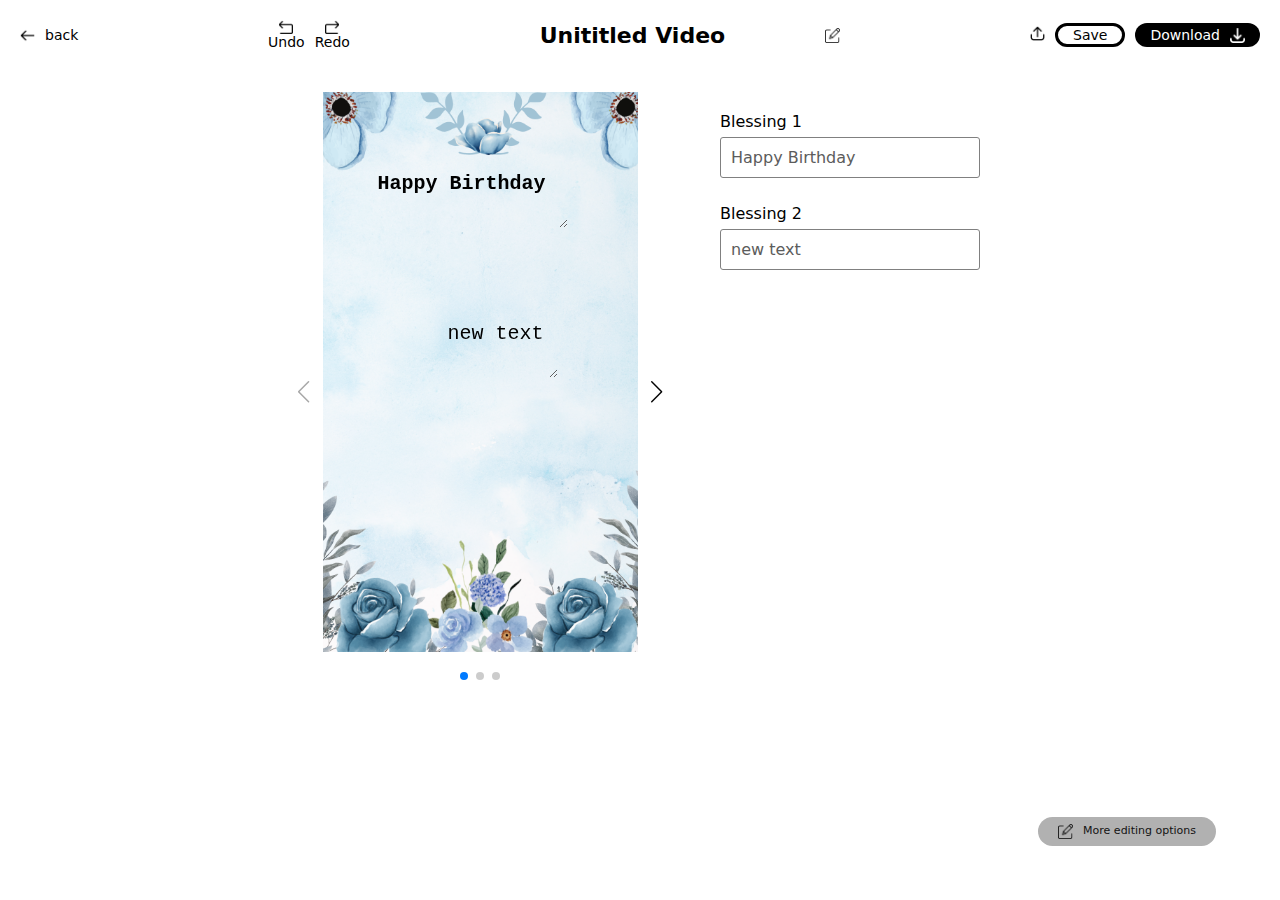
<file: index.html>
<!DOCTYPE html>
<html lang="en">
	<head>
		<meta charset="UTF-8" />
		<meta name="viewport" content="width=device-width, initial-scale=1.0" />

		<!-- Styel sheets -->
		<link rel="stylesheet" href="style.css" />
		<link rel="stylesheet" href="navbar.css" />

		<!-- CDN Links -->
		<link
			rel="stylesheet"
			href="https://cdn.jsdelivr.net/npm/swiper@11/swiper-bundle.min.css" />

		<!-- Title  -->
		<title>Assignment</title>
	</head>
	<body>
		<!--========== Navbar ========== -->
		<div class="nav">
			<div class="nav-container">
				<div class="nav-back-btn">
					<img src="assets/back.png" alt="" />
					<p>back</p>
				</div>
				<div class="undo-redo">
					<div class="nav-undo">
						<img src="assets/redo-alt.png" alt="" />
						<p>Undo</p>
					</div>
					<div class="nav-redo">
						<img src="assets/redo-alt.png" alt="" />
						<p>Redo</p>
					</div>
				</div>

				<div class="nav-title">
					<p>Unititled Video</p>
					<img src="assets/edit.png" alt="" />
				</div>

				<div class="nav-btns">
					<div class="nav-upload">
						<img src="assets/upload.png" alt="" />
					</div>
					<div class="nav-save">
						<p>Save</p>
					</div>
					<div class="nav-download">
						<p>Download</p>
						<img src="assets/downloads.png" alt="" />
					</div>
				</div>
			</div>
		</div>
		<div class="main">
			<div class="editor">
				<div class="swiper">
					<!-- Additional required wrapper -->
					<div class="swiper-wrapper">
						<!-- Slides -->
						<div class="swiper-slide">
							<div class="page" id="page1">
								<div class="text-section text1" name="Blessing 1">
									<textarea name="textbox" class="textbox">Happy Birthday</textarea>
									<div class="drag-handle">
										<img src="assets/all-directions.png" alt="" />
									</div>
								</div>
								<div class="text-section" name="Blessing 2">
									<textarea name="textbox" class="textbox">new text</textarea>
									<div class="drag-handle">
										<img src="assets/all-directions.png" alt="" />
									</div>
								</div>
							</div>
						</div>
						<div class="swiper-slide">
							<div class="page" id="page2">
								<div class="text-section" name="Blessing 1">
									<textarea name="textbox" class="textbox">
This is page 2</textarea
									>
									<div class="drag-handle">
										<img src="assets/all-directions.png" alt="" />
									</div>
								</div>
							</div>
						</div>
						<div class="swiper-slide">
							<div class="page" id="page3">
								<div class="text-section" name="Content">
									<textarea name="textbox" class="textbox">
Here we go again</textarea
									>
									<div class="drag-handle">
										<img src="assets/all-directions.png" alt="" />
									</div>
								</div>
							</div>
						</div>
					</div>
					<!-- If we need pagination -->
					<div class="swiper-pagination"></div>

					<!-- If we need navigation buttons -->
					<div class="swiper-button-prev"></div>
					<div class="swiper-button-next"></div>

					<!-- If we need scrollbar -->
					<!-- <div class="swiper-scrollbar"></div> -->
				</div>
			</div>

			<!-- setting section -->
			<div class="settings">
				<div class="setting-back"><img src="assets/back.png" alt="" /></div>

				<div class="setting-title">
					<p>New Text</p>
				</div>

				<div class="setting-textbox">
					<div class="setting-language">
						<label for="language">Language</label>
						<select id="language" name="language">
							<option value="English">English</option>
							<option value="Tamil">Tamil</option>
							<option value="Telugu">Telugu</option>
							<option value="French">French</option>
						</select>
					</div>
					<textarea id="text-content" class="setting-textbox-content" rows="4">
					</textarea>
				</div>

				<div class="setting-font-bold">
					<div class="setting-font">
						<select id="font" name="font">
							<option value="Courier New">Courier New</option>
							<option value="Times New Roman">Times New Roman</option>
							<option value="Arial">Arial</option>
							<option value="Monospace">Monospace</option>
						</select>
					</div>
					<div class="setting-bold">
						<select id="bold" name="bold">
							<option class="option" value="500">Regular</option>
							<option class="option" value="200">Light</option>
							<option class="option" value="600">Bold</option>
							<option class="option" value="900">Boldest</option>
						</select>
					</div>
				</div>

				<div class="setting-config">
					<div class="setting-font-size">
						<select id="size" name="size">
							<option class="option" value="8">8</option>
							<option class="option" value="9">9</option>
							<option class="option" value="11">11</option>
							<option class="option" value="13">13</option>
							<option class="option" value="16">16</option>
							<option class="option" value="20" selected>20</option>
							<option class="option" value="24">24</option>
							<option class="option" value="28">28</option>
							<option class="option" value="35">35</option>
							<option class="option" value="40">40</option>
							<option class="option" value="45">45</option>
							<option class="option" value="50">50</option>
							<option class="option" value="60">60</option>
							<option class="option" value="70">70</option>
						</select>
						<p>Font Size</p>
					</div>

					<div class="setting-color">
						<div class="demo-color"></div>
						<div class="demo-color-options">
							<div
								class="demo-color-option"
								value="#000000"
								style="background-color: #000000"></div>
							<div
								class="demo-color-option"
								value="#2dff38"
								style="background-color: #2dff38"></div>
							<div
								class="demo-color-option"
								value="#2d8fff"
								style="background-color: #2d8fff"></div>
							<div
								class="demo-color-option"
								value="#ca3e84"
								style="background-color: #ca3e84"></div>
							<div
								class="demo-color-option"
								value="#701212"
								style="background-color: #701212"></div>
							<div
								class="demo-color-option"
								value="#bcd81c"
								style="background-color: #6a791a"></div>
						</div>
						<p>Color</p>
					</div>

					<div class="setting-alignment" id="align" value="start">
						<img id="align-img" src="assets/align-start.png" alt="" />
						<p>Alingment</p>
					</div>

					<div class="setting-lineht">
						<img src="assets/line-height.png" alt="" />
						<p>Line Height</p>
					</div>
				</div>
				<div class="setting-font-bold">
					<div class="start-animation setting-bold">
						<select id="bold" name="bold">
							<option class="option" value="400">Start Animation</option>
						</select>
					</div>
					<div class="end-animation setting-bold">
						<select id="bold" name="bold">
							<option class="option" value="400">End Animation</option>
						</select>
					</div>
				</div>
			</div>

			<!-- content display -->
			<div class="overview">
				<!-- <div class="text-item">
					<div class="text-title">Blessing 1</div>
					<div class="text-content">This is default content</div>
				</div> -->
			</div>

			<!-- More edit option section -->
			<div class="options">
				<div class="option-title">More edit options</div>
				<div class="option-cont">
					<div class="option-text">
						<img src="assets/font.png" alt="" />
						<p>Add Text</p>
					</div>
					<div class="option-image">
						<img src="assets/image.png" alt="" />
						<p>Add Image</p>
					</div>
				</div>
			</div>
		</div>
		<div class="more-edit">
			<img src="assets/edit.png" alt="" />
			<p>More editing options</p>
		</div>
	</body>

	<!-- <script>
		document.addEventListener("DOMContentLoaded", () => {
			const swiper = new Swiper(".swiper", {
				pagination: {
					el: ".swiper-pagination",
					clickable: true, // Makes pagination dots clickable
				},
				navigation: {
					nextEl: ".swiper-button-next",
					prevEl: ".swiper-button-prev",
				},
			});
		});
	</script> -->
	<script src="https://cdn.jsdelivr.net/npm/swiper@11/swiper-bundle.min.js"></script>
	<script src="javascript/script.js"></script>
	<script src="javascript/color.js"></script>
	<script src="javascript/textdrag.js"></script>
	<script src="javascript/settings.js"></script>
</html>
</file>
<file: style.css>
* {
	margin: 0;
	padding: 0;
	box-sizing: border-box;
	font-family: system-ui, -apple-system, BlinkMacSystemFont, "Segoe UI", Roboto,
		Oxygen, Ubuntu, Cantarell, "Open Sans", "Helvetica Neue", sans-serif;
}

body::-webkit-scrollbar {
	display: none;
}
textarea::-webkit-scrollbar {
	display: none;
}

select {
	border: none;
	color: rgb(92, 92, 92);
}

select option {
	border-radius: 1px;
	width: 150%;
	margin-top: 10px;
}

select:focus {
	outline: none;
	border: none;
}

option:hover {
	background-color: rgb(189, 189, 189);
}

.main {
	display: flex;
	justify-content: center;
	/* align-items: center; */
	gap: 20px;
	align-content: stretch;
	padding-top: 2rem;
	color: rgb(92, 92, 92);
}

.swiper {
	height: 600px;
	width: 400px;
}

.swiper-slide {
	display: flex !important;
	justify-content: center;
}

.page {
	width: 315px;
	height: 560px;
	/* background-color: red; */
	background-image: url("assets/template.png");
	background-size: cover;
	position: relative;
}

.text-section {
	position: relative;
	display: inline-block;
	margin: 20px;
	top: 200px;
	left: 50px;
}

.textbox {
	position: absolute;
	padding: 10px;
	outline: none;
	background: transparent;
	/* height: auto !important; */
	border: none;
	font-family: "Courier New", Courier, monospace;
	font-size: 20px;
	font-weight: 500;
	width: 120px;
  resize: both;
}
.textbox:focus {
	border: 1px solid #1d1d1d;
  background-color: white;
}

.textbox:hover{
  cursor:move;
}

.textbox:focus{
  cursor: text;
}

.text1{
  top: 50px;
  left: 25px;
}

.text1 textarea{
  font-weight: 600;
  width: 200px;
}

/* 
.textbox.selected {
	border: 2px solid #4caf50;
	background-color: #f4f4f4; 
} */

.drag-handle {
  display: none; 
  position: absolute;
	cursor: grab;
  left: -20px;
  top: 20px;
  background-color: white;
  padding: 2px;
  border-radius: 15px;
  border: .5px solid gray;
  /* display: none; */
}
/* 
.textbox:focus + .drag-handle {
  display: block;
} */

.drag-handle img {
	width: 14px;
	height: 14px;
}

.swiper-button-prev,
.swiper-button-next {
	color: black !important;
	transform: scale(50%);
}

/* setting section */

.settings {
	padding: 20px;
	width: 300px;
	display: flex;
	flex-direction: column;
	gap: 10px;
	display: none;
}

.setting-back img {
	width: 15px;
	height: 15px;
}

.setting-textbox {
	border: 1px solid gray;
	border-radius: 3px;
}

.setting-language {
	display: flex;
	justify-content: space-between;
	gap: 20px;
	padding: 2px 10px;
	border-bottom: 1px solid gray;
}

.setting-language {
	font: 500;
	color: rgb(37, 37, 37);
}

.setting-textbox-content {
	padding: 10px;
	overflow: hidden;
	border: none;
	outline: none;
	width: 100%;
	/* height: 100px; */
}

.setting-font-bold {
	display: flex;
	justify-content: center;
	gap: 10px;
}

.setting-bold,
.setting-font {
	padding: 4px 12px;
	border: 1px solid gray;
	border-radius: 3px;
}

.setting-config {
	display: flex;
	justify-content: space-between;
	gap: 15px;
	font-size: 11px;
	border: 1px solid gray;
	padding: 10px;
	border-radius: 3px;
}

#size {
	max-height: 100px;
	overflow: hidden;
}

.setting-color {
	cursor: pointer;
	position: relative;
}

.demo-color {
	width: 20px;
	height: 20px;
	border-radius: 50%;
	background-color: #bcd81c;
}

.demo-color-options {
	position: absolute;
	/* display: flex; */
	justify-content: space-between;
	gap: 5px;
	width: 100px;
	height: 60px;
	margin-top: 10px;
	flex-wrap: wrap;
	background-color: rgb(212, 212, 212);
	padding: 10px;
	border-radius: 5px;
	display: none;
}

.demo-color-option {
	height: 20px;
	width: 20px;
}
.setting-alignment,
.setting-lineht {
	display: flex;
	flex-direction: column;
	justify-content: center;
	align-items: center;
}
.setting-alignment img,
.setting-lineht img {
	width: 20px;
	height: 20px;
}

.start-animation,
.end-animation {
	width: 125px;
}

/* more edit option */
.more-edit {
	display: flex;
	gap: 10px;
	padding: 7px 20px;
	border-radius: 20px;
	background-color: rgb(177, 177, 177);
	position: fixed;
	bottom: 6%;
	right: 5%;
	font-size: 11px;
	color: rgb(19, 19, 19);
	cursor: pointer;
}

.more-edit img {
	width: 15px;
	height: 15px;
}

/* overview section */

.overview {
	padding: 20px;
	width: 300px;
	display: flex;
	flex-direction: column;
	gap: 10px;
	/* display: none; */
}

.text-item {
	margin-bottom: 1rem;
}
.text-title {
	color: black;
	margin-bottom: 6px;
}
.text-content {
	border: 1px solid gray;
	border-radius: 3px;
	padding: 10px;
}

/* more edit option section */
.options {
	display: none;
}
.option-cont {
	display: flex;
}

.option-title {
	margin-bottom: 10px;
	color: black;
}

.option-text,
.option-image {
	border: 1px solid gray;
	border-radius: 3px;
	padding: 5px 40px;
	font-size: 11px;
	display: flex;
	flex-direction: column;
	justify-content: center;
	align-items: center;
}

.options img {
	height: 20px;
	width: 20px;
}
</file>
<file: navbar.css>
.nav {
	background-color: white;
	padding: 10px 20px;
  padding-top: 20px;
}

.nav-container {
	display: flex;
	justify-content: space-between;
	align-items: center;
}

.nav p {
	font-size: 14px;
}

.nav-back-btn {
	display: flex;
	align-items: center;
	gap: 10px;
}

.nav img {
	width: 15px;
	height: 15px;
}

.undo-redo {
	display: flex;
	align-items: center;
	gap: 10px;
}

.nav-redo,
.nav-undo {
	display: flex;
	flex-direction: column;
	justify-content: center;
	align-items: center;
}

.nav-undo img {
	transform: scaleX(-1);
}

.undo-redo img {
	width: 14px;
	height: 14px;
}

.nav-title {
	display: flex;
	gap: 100px;
	align-items: center;
	font-weight: 600;
}
.nav-title p {
	font-size: 22px;
}

.nav-btns{
  display: flex;
  gap: 10px;
  align-items: center;
}

.nav-save p{
  padding: 1px 15px;
  border: 3px solid black;
  border-radius: 20px;
}

.nav-download{
  display: flex;
  gap: 10px;
  align-items: center;
  background-color: black;
  color: white;
  padding: 4px 15px;
  border-radius: 20px;
}

.nav-download p{
  color: white;
}

.nav-download img{
  filter: invert(100%);
}
</file>
